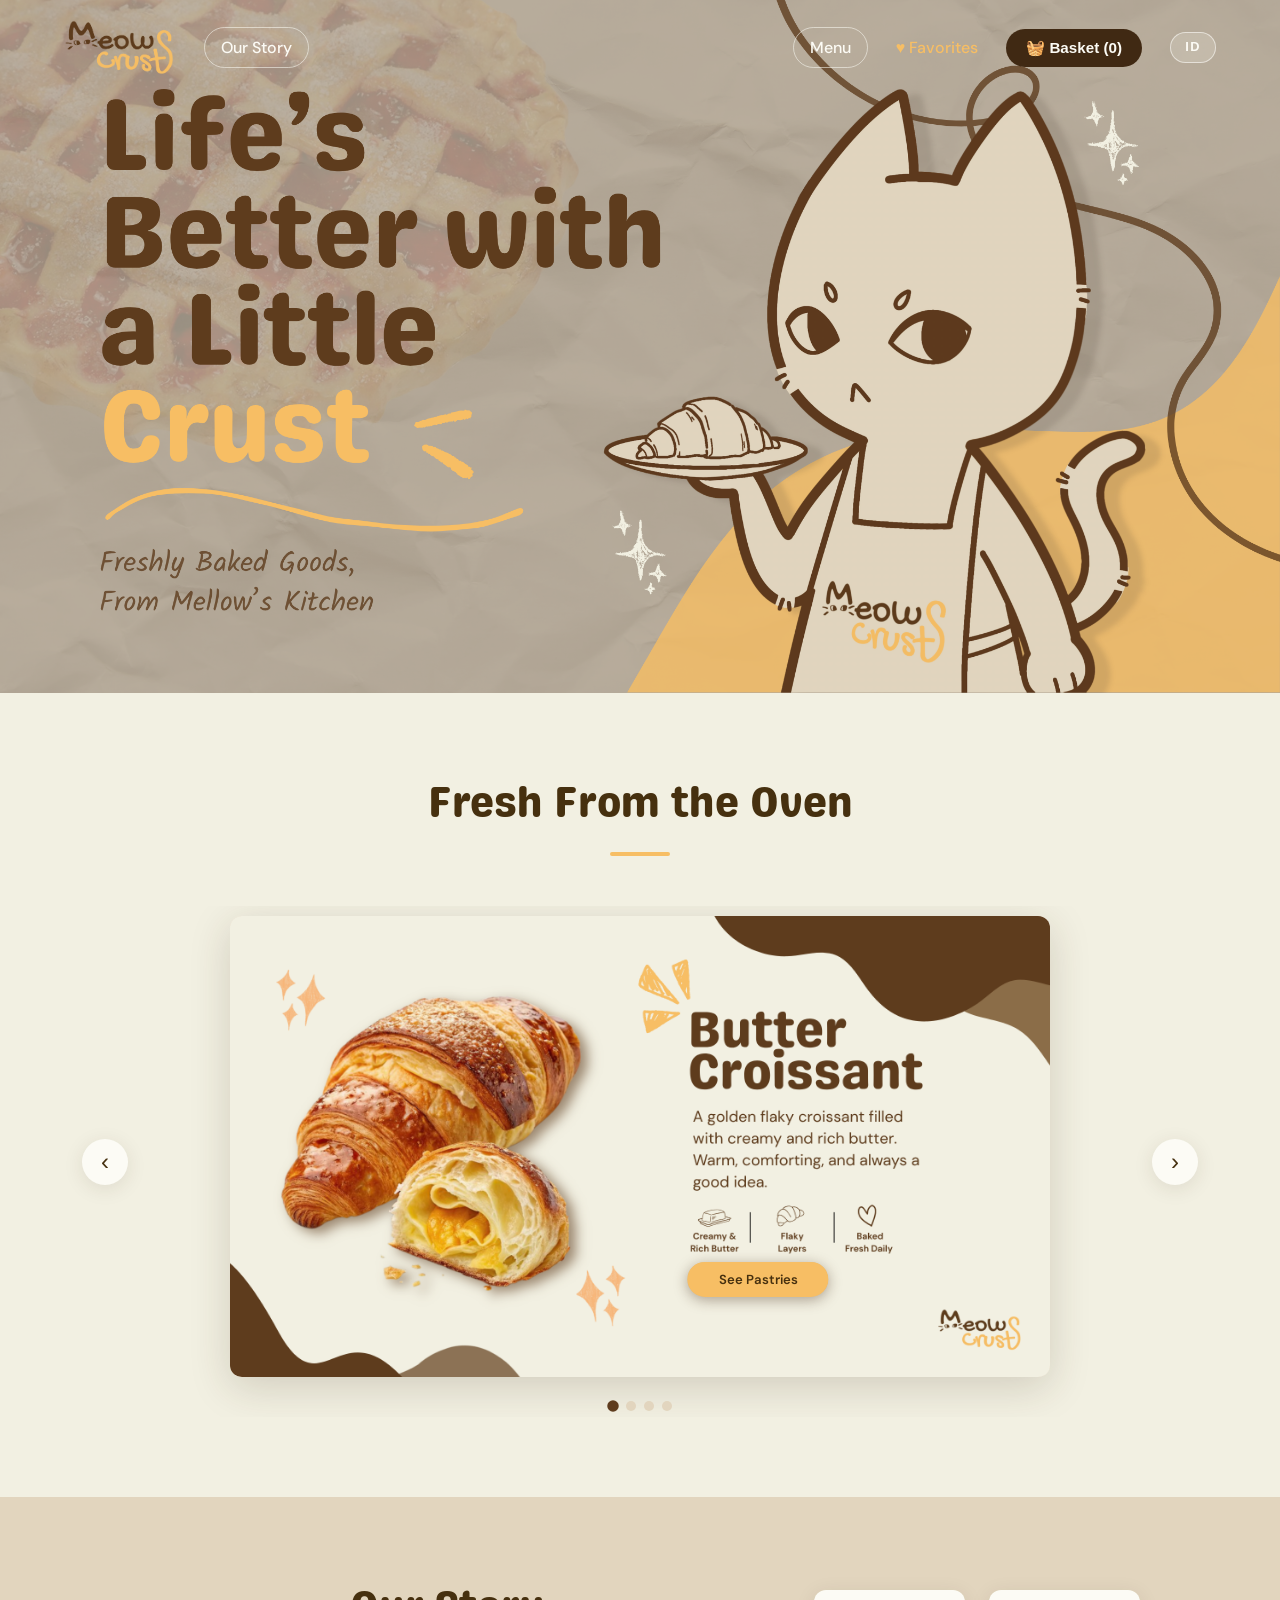
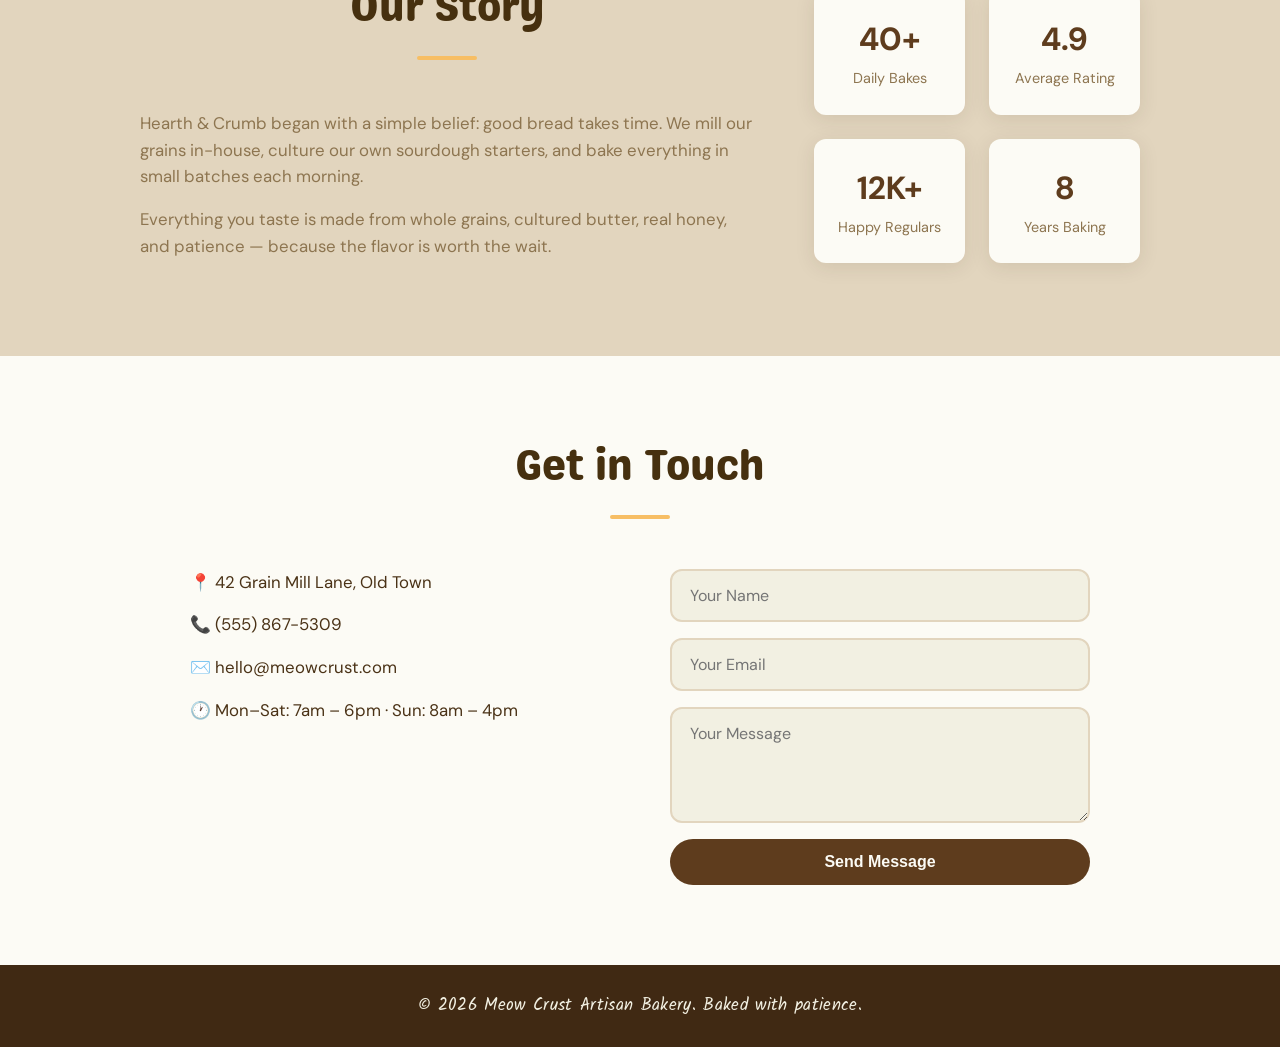
<file: index.html>
<!DOCTYPE html>
<html lang="en">
<head>
  <meta charset="UTF-8" />
  <meta name="viewport" content="width=device-width, initial-scale=1.0" />
  <title>Meow Crust — Artisan Bakery</title>
  <link rel="preconnect" href="https://fonts.googleapis.com" />
  <link rel="preconnect" href="https://fonts.gstatic.com" crossorigin />
  <link href="https://fonts.googleapis.com/css2?family=DM+Sans:opsz@9..40&family=Kalam:wght@300;400;700&display=swap" rel="stylesheet" />
  <link rel="stylesheet" href="styles.css" />
</head>
<body>
  <!-- HEADER -->
  <header>
    <nav class="navbar">
      <div class="nav-side nav-side-left">
        <a class="logo" href="#home"><img src="assets/logo.png" alt="Meow Crust"></a>
        <a class="nav-link nav-story" data-i18n="heroStory" href="#about">Our Story</a>
      </div>
      <div class="nav-side nav-side-right">
        <a class="nav-link nav-menu" data-i18n="navMenu" href="menu.html">Menu</a>
        <a class="nav-link nav-fav" data-i18n="navFav" href="menu.html?cat=favorites">♥ Favorites</a>
        <button class="cart-btn" id="cartBtn"><span data-i18n="navBasket">🧺 Basket</span> (<span id="cartCount">0</span>)</button>
        <button class="lang-btn" id="langBtn" title="Ganti bahasa / Switch language">ID</button>
      </div>
    </nav>
  </header>

  <!-- HERO -->
  <section id="home" class="hero">
    <div class="hero-content">
    </div>
  </section>

  <!-- SPOTLIGHT SLIDESHOW -->
  <section id="spotlight" class="section slideshow-section">
    <h2 class="section-title" data-i18n="spotTitle">Fresh From the Oven</h2>
    <div class="slideshow" id="slideshow">
      <button class="slide-arrow" id="slidePrev" aria-label="Previous">&lsaquo;</button>
      <div class="slideshow-track" id="slideshowTrack"></div>
      <button class="slide-arrow slide-arrow-next" id="slideNext" aria-label="Next">&rsaquo;</button>
    </div>
  </section>

  <!-- ABOUT -->
  <section id="about" class="section about-section">
    <div class="about-content">
      <div class="about-text">
        <h2 class="section-title" data-i18n="aboutTitle">Our Story</h2>
        <p data-i18n="aboutP1">Hearth &amp; Crumb began with a simple belief: good bread takes time. We mill our grains in-house, culture our own sourdough starters, and bake everything in small batches each morning.</p>
        <p data-i18n="aboutP2">Everything you taste is made from whole grains, cultured butter, real honey, and patience — because the flavor is worth the wait.</p>
      </div>
      <div class="about-stats">
        <div class="stat">
          <span class="stat-number">40+</span>
          <span class="stat-label" data-i18n="stat1">Daily Bakes</span>
        </div>
        <div class="stat">
          <span class="stat-number">4.9</span>
          <span class="stat-label" data-i18n="stat2">Average Rating</span>
        </div>
        <div class="stat">
          <span class="stat-number">12K+</span>
          <span class="stat-label" data-i18n="stat3">Happy Regulars</span>
        </div>
        <div class="stat">
          <span class="stat-number">8</span>
          <span class="stat-label" data-i18n="stat4">Years Baking</span>
        </div>
      </div>
    </div>
  </section>

  <!-- CONTACT -->
  <section id="contact" class="section contact-section">
    <h2 class="section-title" data-i18n="contactTitle">Get in Touch</h2>
    <div class="contact-grid">
      <div class="contact-info">
        <p data-i18n="contactAddr"><strong>📍</strong> 42 Grain Mill Lane, Old Town</p>
        <p data-i18n="contactPhone"><strong>📞</strong> (555) 867-5309</p>
        <p data-i18n="contactEmail"><strong>✉️</strong> hello@meowcrust.com</p>
        <p data-i18n="contactHours"><strong>🕐</strong> Mon–Sat: 7am – 6pm &nbsp;·&nbsp; Sun: 8am – 4pm</p>
      </div>
      <form class="contact-form" id="contactForm">
        <input type="text" data-i18n-ph="phName" placeholder="Your Name" required />
        <input type="email" data-i18n-ph="phEmail" placeholder="Your Email" required />
        <textarea data-i18n-ph="phMsg" placeholder="Your Message" rows="4" required></textarea>
        <button type="submit" class="btn btn-primary" data-i18n="sendMsg">Send Message</button>
      </form>
    </div>
  </section>

  <!-- BASKET MODAL -->
  <div class="modal-overlay" id="cartModal">
    <div class="modal">
      <div class="modal-header">
        <h2 data-i18n="basketTitle">🧺 Your Basket</h2>
        <button class="close-btn" id="closeCart">&times;</button>
      </div>
      <div class="cart-items" id="cartItems">
        <p class="empty-msg" data-i18n="basketEmpty">Your basket is empty.</p>
      </div>
      <div class="cart-footer">
        <div class="cart-total"><span data-i18n="total">Total:</span> <span id="cartTotal">$0.00</span></div>
        <button class="btn btn-primary" id="checkoutBtn" data-i18n="checkout">Checkout</button>
      </div>
    </div>
  </div>

  <!-- FOOTER -->
  <footer>
    <p data-i18n="footerCopy">&copy; 2026 Meow Crust Artisan Bakery. Baked with patience.</p>
  </footer>

  <script src="script.js"></script>
</body>
</html>
</file>
<file: styles.css>
/* ===== RESET & BASE ===== */
*, *::before, *::after {
  margin: 0;
  padding: 0;
  box-sizing: border-box;
}

/* Genty Sans — the rounded display face of the Genty family.
   Not on Google Fonts, so it's hosted locally (Flavortype demo, personal use). */
@font-face {
  font-family: 'Genty Sans';
  src: url('assets/fonts/genty-sans.woff') format('woff'),
       url('assets/fonts/genty-sans.ttf') format('truetype');
  font-weight: normal;
  font-display: swap;
}

:root {
  /* Palette: Coffee Brown #5E3C1D · Bunny Yellow #F7BE64 · Cream White #F2F0E2 · Wheat Beige #E2D5BE
     60/30/10/10: cream white 60% · wheat beige 30% · coffee brown 10% · bunny yellow 10% */
  --primary: #5E3C1D;        /* coffee brown */
  --primary-dark: #46300F;   /* deep coffee */
  --secondary: #402913;      /* very dark coffee (footer, veil, overlays) */
  --accent: #F7BE64;         /* bunny yellow */
  --sage: #5E3C1D;           /* second ring tone for the loading spinner */
  --bg: #F2F0E2;            /* cream white (dominant, 60%) */
  --bg-alt: #E2D5BE;       /* wheat beige (30%) */
  --text: #4A3216;          /* coffee ink */
  --text-light: #8D7550;   /* muted wheat-brown */
  --white: #FCFBF5;        /* cream-white surface lift */
  --shadow: 0 4px 20px rgba(62,42,21,0.10);
  --shadow-lg: 0 10px 40px rgba(62,42,21,0.18);
  --radius: 12px;
  --transition: 0.3s ease;
  --font-body: 'DM Sans', 'Segoe UI', sans-serif;
  --font-heading: 'Genty Sans', 'DM Sans', cursive;
  --font-hand: 'Kalam', 'DM Sans', cursive;
}

html {
  scroll-behavior: smooth;
  scroll-padding-top: 90px;
}

body {
  font-family: var(--font-body);
  background: var(--bg);
  color: var(--text);
  line-height: 1.6;
}

/* Genty for headings — hand-drawn rounded display face */
h1, h2, h3, h4 {
  font-family: var(--font-heading);
  font-weight: 400;
}

img {
  max-width: 100%;
  display: block;
}

a {
  text-decoration: none;
  color: inherit;
}

ul {
  list-style: none;
}

/* ===== UTILITY ===== */
.section {
  padding: 80px 5%;
}

.section-title {
  font-size: 2.6rem;
  text-align: center;
  margin-bottom: 50px;
  color: var(--primary-dark);
  position: relative;
  font-weight: 400;
  font-family: var(--font-heading); /* Genty Sans */
}

.section-title::after {
  content: '';
  display: block;
  width: 60px;
  height: 4px;
  background: var(--accent);
  margin: 12px auto 0;
  border-radius: 2px;
}

.btn {
  display: inline-block;
  padding: 14px 32px;
  border-radius: 30px;
  font-weight: 600;
  font-size: 1rem;
  cursor: pointer;
  transition: var(--transition);
  border: none;
}

.btn-primary {
  background: var(--primary);
  color: var(--white);
}

.btn-primary:hover {
  background: var(--primary-dark);
  transform: translateY(-2px);
  box-shadow: var(--shadow);
}

.btn-secondary {
  background: transparent;
  color: var(--white);
  border: 2px solid var(--accent);
}

.btn-secondary:hover {
  background: var(--accent);
  color: var(--white);
  border-color: var(--accent);
}

/* ===== NAVBAR ===== */
.navbar {
  display: flex;
  justify-content: space-between;
  align-items: center;
  padding: 20px 5%;
  background: transparent;
  position: fixed;
  left: 0;
  right: 0;
  width: 100%;
  top: 0;
  z-index: 1000;
  box-shadow: none;
  transition: background 0.3s ease, box-shadow 0.3s ease, padding 0.3s ease;
}

/* Solid state once the page is scrolled */
.navbar.scrolled {
  background: var(--white);
  box-shadow: 0 2px 12px rgba(62,42,21,0.07);
  padding: 14px 5%;
}

/* Menu page: solid light navbar from the start (light background underneath,
   so the transparent white-text state would be unreadable) */
.navbar.navbar-solid {
  background: var(--white);
  box-shadow: 0 2px 12px rgba(62,42,21,0.07);
}

.navbar.navbar-solid .logo {
  color: var(--primary-dark);
}

.navbar.navbar-solid .nav-link {
  color: var(--text);
}

.navbar.navbar-solid .nav-link:hover {
  color: var(--primary);
}

.navbar.navbar-solid .nav-link::after {
  background: var(--primary);
}

.logo {
  text-decoration: none;
  cursor: pointer;
  transition: opacity var(--transition);
}

/* Logo is an image lockup (brown "Meow" + gold "Crust" on transparent).
   The cream pill keeps it readable over the dark hero while the navbar
   is transparent; on white navbars it simply blends in. */
.logo img {
  display: block;
  height: 55px;
  width: auto;
}

.logo:hover {
  opacity: 0.8;
}

.nav-side {
  display: flex;
  align-items: center;
  gap: 28px;
}

.nav-link {
  font-weight: 500;
  color: var(--white);
  position: relative;
  transition: var(--transition);
}

.navbar.scrolled .nav-link {
  color: var(--text);
}

.navbar.scrolled .nav-link.nav-menu {
  border-color: rgba(94, 60, 29, 0.45);
}

.nav-link::after {
  content: '';
  position: absolute;
  bottom: -4px;
  left: 0;
  width: 0;
  height: 2px;
  background: var(--accent);
  transition: var(--transition);
}

.nav-link:hover {
  color: var(--primary);
}

/* White-ish hover while the navbar is transparent over the hero */
.navbar:not(.scrolled) .nav-link:hover {
  color: var(--accent);
}

.nav-link:hover::after {
  width: 100%;
}

.cart-btn {
  background: var(--secondary);
  color: var(--white);
  border: none;
  padding: 10px 20px;
  border-radius: 25px;
  cursor: pointer;
  font-size: 0.95rem;
  font-weight: 600;
  transition: var(--transition);
}

.cart-btn:hover {
  background: var(--primary);
}

/* ===== LANGUAGE TOGGLE (EN / ID) ===== */
.lang-btn {
  background: rgba(252, 251, 245, 0.18);
  color: var(--white);
  border: 1.5px solid rgba(252, 251, 245, 0.6);
  padding: 8px 13px;
  border-radius: 25px;
  cursor: pointer;
  font-size: 0.8rem;
  font-weight: 700;
  letter-spacing: 0.1em;
  transition: var(--transition);
  min-width: 46px;
  line-height: 1;
}

.lang-btn:hover {
  background: var(--accent);
  border-color: var(--accent);
  color: var(--primary-dark);
}

/* solid navbar states: switch to dark ink on the cream background */
.navbar.scrolled .lang-btn,
.navbar.navbar-solid .lang-btn {
  color: var(--primary-dark);
  border-color: rgba(70, 48, 15, 0.35);
  background: rgba(70, 48, 15, 0.08);
}

.navbar.scrolled .lang-btn:hover,
.navbar.navbar-solid .lang-btn:hover {
  background: var(--primary);
  border-color: var(--primary);
  color: var(--white);
}

/* ===== HERO ===== */
.hero {
  min-height: auto;
  aspect-ratio: 24 / 13; /* match the 2400x1300 image — display follows the image, never stretches it */
  display: flex;
  align-items: center;
  justify-content: center;
  text-align: center;
  background: url('assets/hero.png') center / cover no-repeat;
  color: var(--white);
  padding: 0 5%;
}

.hero-eyebrow {
  display: inline-block;
  font-family: var(--font-hand);
  font-size: 1.15rem;
  letter-spacing: 1px;
  text-transform: none;
  color: var(--accent);
  background: rgba(247,190,100,0.18);
  border: 1px solid rgba(247,190,100,0.5);
  padding: 6px 16px;
  border-radius: 20px;
  margin-bottom: 18px;
  text-shadow: 0 1px 6px rgba(64,41,19,0.6);
}

.hero-content h1 {
  font-size: 3.5rem;
  margin-bottom: 16px;
  letter-spacing: -0.5px;
  text-shadow: 0 2px 18px rgba(64,41,19,0.65), 0 0 6px rgba(64,41,19,0.45);
}

.hero-content p {
  font-size: 1.15rem;
  max-width: 560px;
  margin: 0 auto 32px;
  opacity: 0.92;
  text-shadow: 0 1px 10px rgba(64,41,19,0.75), 0 0 4px rgba(64,41,19,0.55);
}

.hero .btn {
  margin: 0 10px;
}

/* ===== MENU FILTERS ===== */
.menu-filters {
  display: flex;
  flex-wrap: wrap;
  justify-content: center;
  gap: 12px;
  margin-bottom: 40px;
}

.filter-btn {
  background: var(--white);
  border: 2px solid var(--bg-alt);
  padding: 8px 22px;
  border-radius: 25px;
  cursor: pointer;
  font-weight: 600;
  color: var(--text);
  transition: var(--transition);
}

.filter-btn:hover,
.filter-btn.active {
  background: var(--primary);
  color: var(--white);
  border-color: var(--primary);
}

/* ===== MENU GRID ===== */
.menu-grid {
  display: grid;
  grid-template-columns: repeat(auto-fill, minmax(280px, 1fr));
  gap: 28px;
  max-width: 1200px;
  margin: 0 auto;
}

.menu-item {
  background: var(--white);
  border-radius: var(--radius);
  overflow: hidden;
  box-shadow: var(--shadow);
  transition: var(--transition);
  display: flex;
  flex-direction: column;
}

.menu-item:hover {
  transform: translateY(-6px);
  box-shadow: var(--shadow-lg);
}

.menu-item-img {
  position: relative;
  height: 200px;
  overflow: hidden;
}

/* ===== FAVORITES ===== */
.fav-btn {
  position: absolute;
  top: 10px;
  right: 10px;
  width: 38px;
  height: 38px;
  border-radius: 50%;
  border: none;
  background: rgba(252, 251, 245, 0.92);
  color: var(--text-light);
  font-size: 1.15rem;
  line-height: 1;
  cursor: pointer;
  display: flex;
  align-items: center;
  justify-content: center;
  box-shadow: 0 2px 10px rgba(60, 48, 32, 0.18);
  transition: transform 0.2s ease, color 0.2s ease, background 0.2s ease;
  z-index: 2;
}

.fav-btn:hover {
  transform: scale(1.12);
  color: var(--primary);
}

.fav-btn.active {
  color: var(--accent);
  background: #fff;
}

/* quick "pop" when toggled */
.fav-btn.pop {
  animation: favPop 0.35s ease;
}

@keyframes favPop {
  0% { transform: scale(1); }
  40% { transform: scale(1.4); }
  100% { transform: scale(1.12); }
}

/* "♥ Favorites" nav link stands out in the accent color */
.nav-link.nav-fav {
  color: var(--accent);
}

.navbar.scrolled .nav-fav,
.navbar.navbar-solid .nav-fav {
  color: var(--primary-dark);
}

.menu-item-img img {
  width: 100%;
  height: 100%;
  object-fit: cover;
  transition: transform 0.5s ease;
}

.menu-item:hover .menu-item-img img {
  transform: scale(1.08);
}

.menu-item-body {
  padding: 20px;
  flex: 1;
  display: flex;
  flex-direction: column;
}

.menu-item-body h3 {
  font-size: 1.15rem;
  color: var(--secondary);
  margin-bottom: 6px;
}

.menu-item-body .description {
  font-size: 0.88rem;
  color: var(--text-light);
  margin-bottom: 16px;
  flex: 1;
}

.menu-item-footer {
  display: flex;
  justify-content: space-between;
  align-items: center;
}

.price {
  font-size: 1.3rem;
  font-weight: 700;
  color: var(--primary);
}

.add-btn {
  background: var(--primary);
  color: var(--white);
  border: none;
  padding: 8px 18px;
  border-radius: 20px;
  cursor: pointer;
  font-weight: 600;
  font-size: 0.9rem;
  transition: var(--transition);
}

.add-btn:hover {
  background: var(--primary-dark);
}

/* ===== ABOUT ===== */
.about-section {
  background: var(--bg-alt);
}

.about-content {
  display: flex;
  align-items: center;
  gap: 60px;
  max-width: 1000px;
  margin: 0 auto;
}

.about-text {
  flex: 1;
}

.about-text p {
  margin-bottom: 16px;
  color: var(--text-light);
  font-size: 1.05rem;
}

.about-stats {
  display: grid;
  grid-template-columns: 1fr 1fr;
  gap: 24px;
}

.stat {
  background: var(--white);
  border-radius: var(--radius);
  padding: 24px;
  text-align: center;
  box-shadow: var(--shadow);
}

.stat-number {
  display: block;
  font-size: 2rem;
  font-weight: 700;
  color: var(--primary);
}

.stat-label {
  font-size: 0.9rem;
  color: var(--text-light);
}

/* ===== CONTACT ===== */
.contact-section {
  background: var(--white);
}

.contact-grid {
  display: grid;
  grid-template-columns: 1fr 1fr;
  gap: 60px;
  max-width: 900px;
  margin: 0 auto;
}

.contact-info p {
  margin-bottom: 16px;
  font-size: 1.05rem;
  color: var(--text);
}

.contact-form {
  display: flex;
  flex-direction: column;
  gap: 16px;
}

.contact-form input,
.contact-form textarea {
  padding: 14px 18px;
  border: 2px solid var(--bg-alt);
  border-radius: var(--radius);
  font-size: 1rem;
  font-family: inherit;
  transition: var(--transition);
  background: var(--bg);
}

.contact-form input:focus,
.contact-form textarea:focus {
  outline: none;
  border-color: var(--primary);
  background: var(--white);
}

/* ===== MODAL ===== */
.modal-overlay {
  position: fixed;
  inset: 0;
  background: rgba(64,41,19,0.6);
  display: none;
  align-items: center;
  justify-content: center;
  z-index: 2000;
}

.modal-overlay.open {
  display: flex;
}

.modal {
  background: var(--white);
  border-radius: var(--radius);
  width: 90%;
  max-width: 500px;
  max-height: 80vh;
  display: flex;
  flex-direction: column;
  box-shadow: var(--shadow-lg);
  animation: modalIn 0.3s ease;
}

@keyframes modalIn {
  from { opacity: 0; transform: scale(0.9); }
  to   { opacity: 1; transform: scale(1); }
}

.modal-header {
  display: flex;
  justify-content: space-between;
  align-items: center;
  padding: 24px 28px;
  border-bottom: 1px solid var(--bg-alt);
}

.modal-header h2 {
  font-size: 1.4rem;
  color: var(--secondary);
}

.close-btn {
  background: none;
  border: none;
  font-size: 1.8rem;
  cursor: pointer;
  color: var(--text-light);
  transition: var(--transition);
}

.close-btn:hover {
  color: var(--primary);
}

.cart-items {
  flex: 1;
  overflow-y: auto;
  padding: 20px 28px;
}

.cart-item {
  display: flex;
  justify-content: space-between;
  align-items: center;
  padding: 12px 0;
  border-bottom: 1px solid var(--bg-alt);
}

.cart-item:last-child {
  border-bottom: none;
}

.cart-item-info h4 {
  font-size: 0.95rem;
  color: var(--secondary);
}

.cart-item-info span {
  font-size: 0.85rem;
  color: var(--text-light);
}

.cart-item-remove {
  background: none;
  border: none;
  color: var(--accent);
  cursor: pointer;
  font-size: 1.2rem;
  transition: var(--transition);
}

.cart-item-remove:hover {
  transform: scale(1.2);
}

.cart-item-qty {
  display: flex;
  align-items: center;
  gap: 6px;
  margin-right: 10px;
}

.qty-btn {
  width: 26px;
  height: 26px;
  border-radius: 50%;
  border: 1.5px solid var(--bg-alt);
  background: var(--white);
  color: var(--secondary);
  font-size: 1rem;
  line-height: 1;
  cursor: pointer;
  display: flex;
  align-items: center;
  justify-content: center;
  transition: var(--transition);
  padding: 0;
}

.qty-btn:hover {
  border-color: var(--primary);
  background: var(--primary);
  color: var(--white);
}

.qty-num {
  min-width: 22px;
  text-align: center;
  font-weight: 700;
  color: var(--primary-dark);
  font-size: 0.95rem;
}

.cart-footer {
  padding: 20px 28px;
  border-top: 1px solid var(--bg-alt);
  display: flex;
  justify-content: space-between;
  align-items: center;
}

.cart-total {
  font-size: 1.3rem;
  font-weight: 700;
  color: var(--secondary);
}

.cart-total span {
  color: var(--primary);
}

.empty-msg {
  text-align: center;
  color: var(--text-light);
  padding: 20px 0;
}

/* ===== FOOTER ===== */
footer {
  background: var(--secondary);
  color: var(--bg);
  text-align: center;
  padding: 28px 5%;
  font-size: 0.9rem;
}

/* handwritten sign-off */
footer p {
  font-family: var(--font-hand);
  font-size: 1.05rem;
  letter-spacing: 0.02em;
}

/* ===== TOAST ===== */
.toast {
  position: fixed;
  bottom: 30px;
  right: 30px;
  background: var(--secondary);
  color: var(--white);
  padding: 14px 24px;
  border-radius: var(--radius);
  box-shadow: var(--shadow-lg);
  z-index: 3000;
  animation: toastIn 0.3s ease, toastOut 0.3s ease 2s forwards;
}

@keyframes toastIn {
  from { opacity: 0; transform: translateY(20px); }
  to   { opacity: 1; transform: translateY(0); }
}

@keyframes toastOut {
  from { opacity: 1; }
  to   { opacity: 0; }
}

/* ===== BACK TO HOME ===== */
.back-home {
  display: inline-block;
  margin-top: 48px;
  padding: 12px 28px;
  background: var(--primary);
  color: var(--white);
  font-weight: 600;
  border-radius: 25px;
  transition: var(--transition);
}

.back-home:hover {
  background: var(--secondary);
  transform: translateY(-2px);
}

/* ===== MENU GRID: clear the fixed navbar (banner removed) ===== */
.menu-section {
  padding-top: 130px;
}

/* ===== MENU SEARCH ===== */
.menu-search {
  position: relative;
  max-width: 560px;
  margin: 0 auto 36px;
}

.menu-search-icon {
  position: absolute;
  left: 18px;
  top: 50%;
  transform: translateY(-50%);
  font-size: 1rem;
  opacity: 0.65;
  pointer-events: none;
}

#menuSearch {
  width: 100%;
  padding: 14px 18px 14px 46px;
  font-size: 1rem;
  font-family: inherit;
  color: var(--text);
  background: var(--white);
  border: 1.5px solid var(--bg-alt);
  border-radius: 30px;
  box-shadow: var(--shadow);
  outline: none;
  transition: border-color var(--transition), box-shadow var(--transition);
  -webkit-appearance: none;
  appearance: none;
}

#menuSearch::placeholder {
  color: var(--primary);
  opacity: 0.65;
  font-family: var(--font-hand);
}

#menuSearch:focus {
  border-color: var(--accent);
  box-shadow: 0 0 0 4px rgba(247, 190, 100, 0.18);
}

#menuSearch::-webkit-search-cancel-button {
  -webkit-appearance: none;
  appearance: none;
}

/* Single "Menu" link on the home navbar — gentle pill so it reads as the entry point */
.nav-link.nav-menu {
  padding: 7px 16px;
  border: 1.5px solid rgba(252, 251, 245, 0.55);
  border-radius: 999px;
}

.nav-link.nav-menu::after {
  display: none; /* no underline sweep on a pill */
}

/* "Our Story" link sits right of the logo on the home navbar — same pill treatment */
.nav-link.nav-story {
  padding: 7px 16px;
  border: 1.5px solid rgba(252, 251, 245, 0.55);
  border-radius: 999px;
}

.nav-link.nav-story::after {
  display: none;
}

.navbar.scrolled .nav-link.nav-story {
  border-color: rgba(94, 60, 29, 0.45);
}

/* ===== WIDER NAV (category links) ===== */
@media (max-width: 1200px) {
  .nav-side {
    gap: 18px;
  }
}

@media (max-width: 1000px) {
  .nav-side {
    gap: 12px;
  }
}

/* ===== COMPACT INFO IN FOOTER (menu page only) ===== */
.footer-menu {
  display: flex;
  flex-direction: column;
  gap: 24px;
  padding: 40px 5% 20px;
  text-align: left;
}

.footer-left {
  display: flex;
  flex-wrap: wrap;
  gap: 28px;
  align-items: flex-start;
}

.footer-block {
  flex: 1 1 260px;
  max-width: 380px;
}

.footer-block h3 {
  color: var(--white);
  font-size: 1.05rem;
  margin-bottom: 8px;
}

.footer-block h3::after {
  content: '';
  display: block;
  width: 36px;
  height: 3px;
  background: var(--accent);
  margin-top: 6px;
  border-radius: 2px;
}

.footer-block p {
  font-size: 0.85rem;
  color: var(--bg);
  opacity: 0.85;
  margin-bottom: 5px;
}

.footer-block p:last-child {
  margin-bottom: 0;
}

.footer-copy {
  text-align: center;
  opacity: 0.5;
  font-size: 0.85rem;
  padding-top: 8px;
}

/* ===== PAGE TRANSITION VEIL ===== */
.page-veil {
  position: fixed;
  inset: 0;
  background: var(--secondary);
  z-index: 3000;
  transform: translateX(-101%); /* at rest: off-screen left (forward) */
  transition: transform 0.45s cubic-bezier(0.77, 0, 0.18, 1);
  pointer-events: none;
}

/* Kill the transition so the veil can snap closed without sliding in */
body.no-anim .page-veil {
  transition: none;
}

body.veil-right .page-veil {
  transform: translateX(101%); /* at rest: off-screen right (back) */
}

body.veil-closed .page-veil {
  transform: translateX(0);
}

@media (prefers-reduced-motion: reduce) {
  .page-veil {
    display: none;
  }
}

/* ===== RESPONSIVE ===== */
@media (max-width: 768px) {
  .nav-link {
    display: none;
  }

  .hero-content h1 {
    font-size: 2.2rem;
  }

  .about-content {
    flex-direction: column;
  }

  .contact-grid {
    grid-template-columns: 1fr;
  }

}

/* ===== CHECKOUT MODAL ===== */
.checkout-body {
  display: flex;
  flex-direction: column;
  gap: 18px;
  padding: 24px 28px;
}

.checkout-label {
  font-size: 0.9rem;
  color: var(--text-light);
  margin-bottom: 4px;
}

.ship-options {
  display: grid;
  grid-template-columns: 1fr 1fr;
  gap: 14px;
}

.ship-option {
  display: flex;
  flex-direction: column;
  align-items: center;
  gap: 6px;
  padding: 20px 14px;
  background: var(--bg);
  border: 2px solid var(--bg-alt);
  border-radius: var(--radius);
  cursor: pointer;
  transition: var(--transition);
}

.ship-option .ship-ico { font-size: 1.7rem; line-height: 1; }

.ship-option .ship-name {
  font-size: 1rem;
  font-weight: 700;
  color: var(--secondary);
}

.ship-option .ship-desc {
  font-size: 0.78rem;
  color: var(--text-light);
}

.ship-option.active {
  border-color: var(--primary);
  background: rgba(247,190,100,0.12);
  box-shadow: var(--shadow);
  transform: translateY(-2px);
}

.phone-input {
  width: 100%;
  padding: 12px 14px;
  border: 2px solid var(--bg-alt);
  border-radius: 10px;
  background: var(--white);
  font-size: 1rem;
  color: var(--text);
  transition: var(--transition);
}

.phone-input:focus {
  outline: none;
  border-color: var(--primary);
}

.checkout-footer {
  padding-top: 4px;
  display: flex;
  justify-content: space-between;
  align-items: center;
}

@media (max-width: 460px) {
  .ship-options { grid-template-columns: 1fr; }
}

/* ===== SPOTLIGHT SLIDESHOW ===== */
.slideshow-section {
  background: var(--bg);
}

.slideshow {
  position: relative;
  display: flex;
  align-items: center;
  justify-content: center;
  overflow: hidden;
  padding: 10px 0 40px;
}

.slideshow-track {
  position: relative;
  width: 100%;
  max-width: 820px;
  aspect-ratio: 16 / 9; /* full-rectangle 16:9 frame */
  display: flex;
  align-items: center;
  justify-content: center;
}

.slide {
  position: absolute;
  top: 0;
  left: 0;
  height: 100%;
  width: 100%;
  display: flex;
  align-items: stretch;
  background: var(--white);
  border-radius: var(--radius);
  box-shadow: var(--shadow-lg);
  overflow: hidden;
  opacity: 0;
  /* All states are pure transforms (GPU-composited) so slides glide, not snap */
  transform: translateX(0);
  transition: transform 0.8s cubic-bezier(0.22, 0.61, 0.36, 1),
              opacity 0.6s ease;
  will-change: transform, opacity;
  pointer-events: none;
}

.slide.active {
  opacity: 1;
  transform: translateX(0);
  pointer-events: auto;
  z-index: 2;
}

/* Neighbors wait fully off-frame (no peeking) and slide in/out edge-to-edge */
.slide.left {
  opacity: 0;
  transform: translateX(-100%);
}

.slide.right {
  opacity: 0;
  transform: translateX(100%);
}

/* Full-rectangle slides: image and text panel share the whole 16:9 frame */
.slide-img {
  flex: 0 0 42%;
  overflow: hidden;
}

.slide-img img {
  width: 100%;
  height: 100%;
  object-fit: cover;
  display: block;
}

.slide-body {
  flex: 1;
  padding: 28px 26px;
  display: flex;
  flex-direction: column;
  justify-content: center;
  gap: 10px;
  background: linear-gradient(160deg, var(--bg) 0%, var(--bg-alt) 100%);
}

.slide-tag {
  align-self: flex-start;
  font-family: var(--font-hand);
  font-size: 1rem;
  font-weight: 400;
  letter-spacing: 0.04em;
  text-transform: none;
  color: var(--primary);
  background: rgba(247,190,100,0.14);
  padding: 4px 14px;
  border-radius: 20px;
}

.slide-body h3 {
  font-size: 1.45rem;
  color: var(--secondary);
  margin: 0;
}

.slide-body p {
  font-size: 0.92rem;
  color: var(--text-light);
  line-height: 1.55;
  margin: 0;
}

.slide-cta {
  align-self: flex-start;
  margin-top: 6px;
  padding: 10px 22px;
  font-size: 0.9rem;
}

/* Full-bleed photo slides: image fills the entire 16:9 frame, no text panel —
   only the CTA button is kept, overlaid on the photo.
   'contain' so the WHOLE image is always visible (16:9 art fits pixel-perfect;
   portrait photos letterbox on a matching background instead of cropping) */
.slide-full .slide-img {
  flex: 1 1 auto;
  background: var(--bg-alt);
}

.slide-full .slide-img img {
  object-fit: contain;
}

.slide-full .slide-cta {
  position: absolute;
  z-index: 3;
  margin: 0;
  /* centered on the baked-in button's own center so it masks it at any size */
  transform: translate(-50%, -50%);
  /* exact outer size of the baked-in pill in the artwork (17.2% x 7.5% of
     the 16:9 frame, incl. its shadow/halo) */
  width: 17.24%;
  height: 7.41%;
  box-sizing: border-box;
  display: flex;
  align-items: center;
  justify-content: center;
  padding: 0;
  min-width: 0;
  font-size: 0.82rem;
  font-weight: 600;
  white-space: nowrap;
  overflow: hidden;
  background: var(--accent);
  color: var(--primary-dark);
  border-radius: 999px;
  box-shadow: 0 3px 14px rgba(64, 41, 19, 0.4);
}

/* centered on the baked-in pill: right-side template (croissant, pretzel) */
.slide-full .slide-cta.cta-right {
  left: 64.4%;
  top: 78.8%;
}

/* centered on the baked-in pill: left-side template (cheesecake, raspberry pie) */
.slide-full .slide-cta.cta-left {
  left: 14.8%;
  top: 79.5%;
}

.slide-full .slide-cta:hover {
  background: var(--accent);
  color: var(--primary-dark);
  filter: brightness(0.94);
}

@media (max-width: 520px) {
  /* keep the exact baked-pill proportions at every size; just shrink the
     label so it still fits inside the (smaller) pill on phone screens */
  .slide-full .slide-cta {
    font-size: 0.6rem;
  }
}

.slide-arrow {
  position: absolute;
  top: 50%;
  transform: translateY(-50%);
  width: 46px;
  height: 46px;
  border-radius: 50%;
  border: none;
  background: var(--white);
  color: var(--primary-dark);
  font-size: 1.5rem;
  line-height: 1;
  cursor: pointer;
  box-shadow: var(--shadow);
  z-index: 5;
  transition: var(--transition);
  display: flex;
  align-items: center;
  justify-content: center;
}

#slidePrev { left: 18px; }
#slideNext { right: 18px; }

.slide-arrow:hover {
  background: var(--primary);
  color: var(--white);
}

.slide-dots {
  position: absolute;
  bottom: 6px;
  left: 50%;
  transform: translateX(-50%);
  display: flex;
  gap: 8px;
  z-index: 5;
}

.slide-dot {
  width: 10px;
  height: 10px;
  border-radius: 50%;
  border: none;
  background: var(--bg-alt);
  cursor: pointer;
  padding: 0;
  transition: var(--transition);
}

.slide-dot.active {
  background: var(--primary);
  transform: scale(1.15);
}

@media (max-width: 768px) {
  .slideshow-track { aspect-ratio: auto; margin-bottom: 26px; } /* room for the dots */
  .slide { flex-direction: column; height: auto; }
  .slide-img { flex: 0 0 auto; aspect-ratio: 16 / 9; } /* image strip keeps its 16:9 */
  .slide-body { padding: 18px 16px; }
  .slide-arrow { width: 38px; height: 38px; font-size: 1.2rem; }
  .slide.active { position: relative; } /* active slide sets the track height; others stay absolute */
}

/* ===== ORDER CONFIRMATION (centered popup modal) ===== */
/* Reuses .modal-overlay (z-2000 dark backdrop). Sits BELOW the page-veil (z-3000). */
.confirm-modal {
  position: relative;
  padding: 48px 28px 34px;
}

/* delivery mode: give the cat GIF more breathing room */
#confirmOverlay.delivery .confirm-modal {
  max-width: 560px;
}

.confirm-modal .close-btn {
  position: absolute;
  top: 14px;
  right: 16px;
  font-size: 1.6rem;
}

.confirm-card {
  display: flex;
  flex-direction: column;
  align-items: center;
  gap: 14px;
  max-width: 430px;
  animation: confirmIn 0.45s cubic-bezier(0.22, 1, 0.36, 1);
}

/* delivery mode: give the cat GIF more breathing room */
#confirmOverlay.delivery .confirm-card {
  max-width: 480px;
}

@keyframes confirmIn {
  from { opacity: 0; transform: translateY(14px) scale(0.96); }
  to   { opacity: 1; transform: none; }
}

.confirm-logo {
  position: relative;
  width: 150px;
  height: 74px;
  display: flex;
  align-items: center;
  justify-content: center;
  background: var(--white);
  border-radius: 14px;
  box-shadow: var(--shadow-lg);
  overflow: hidden;
}

.confirm-logo img {
  width: 100%;
  height: 100%;
  object-fit: contain;
  padding: 6px;
}

.confirm-logo[hidden],
.confirm-cat[hidden] { display: none; }

/* delivery confirmation: walking cat GIF (transparent bg, carries its own caption) */
.confirm-cat {
  width: 420px;
  height: 420px;
  display: flex;
  align-items: center;
  justify-content: center;
}

.confirm-cat img {
  width: 100%;
  height: 100%;
  object-fit: contain;
  animation: catIn 0.5s cubic-bezier(0.22, 1, 0.36, 1);
}

@keyframes catIn {
  from { opacity: 0; transform: scale(0.9); }
  to   { opacity: 1; transform: none; }
}

/* small screens: shrink the cat box so it never overflows */
@media (max-width: 520px) {
  .confirm-cat { width: 260px; height: 260px; }
  #confirmOverlay.delivery .confirm-card { max-width: 300px; }
}

/* loading state (delivery): breathing logo + spinning ring */
#confirmOverlay.loading .confirm-logo img {
  animation: logoPulse 1.4s ease-in-out infinite;
}

#confirmOverlay.loading .confirm-logo::after {
  content: "";
  position: absolute;
  inset: -10px;
  border-radius: 50%;
  border: 3px solid transparent;
  border-top-color: var(--accent);
  border-right-color: var(--sage);
  animation: ringSpin 1s linear infinite;
}

@keyframes logoPulse {
  0%, 100% { transform: scale(1); }
  50%      { transform: scale(1.12); }
}

@keyframes ringSpin {
  to { transform: rotate(360deg); }
}

.confirm-card h2 {
  font-size: 1.5rem;
  color: var(--secondary);
  margin: 4px 0 0;
}

.confirm-card p {
  font-size: 0.95rem;
  color: var(--text-light);
  margin: 0;
}

.order-id-box[hidden] { display: none; }

.order-id-box {
  display: flex;
  flex-direction: column;
  align-items: center;
  gap: 4px;
  padding: 14px 28px;
  margin-top: 6px;
  border: 2px dashed var(--accent);
  border-radius: var(--radius);
  background: rgba(247,190,100,0.08);
}

.order-id-label {
  font-size: 0.72rem;
  letter-spacing: 0.12em;
  text-transform: uppercase;
  color: var(--text-light);
}

.order-id {
  font-family: "Courier New", monospace;
  font-size: 1.7rem;
  font-weight: 800;
  letter-spacing: 0.08em;
  color: var(--primary-dark);
}

.confirm-home {
  margin-top: 10px;
  width: 100%;
  max-width: 240px;
  text-align: center;
}
</file>
